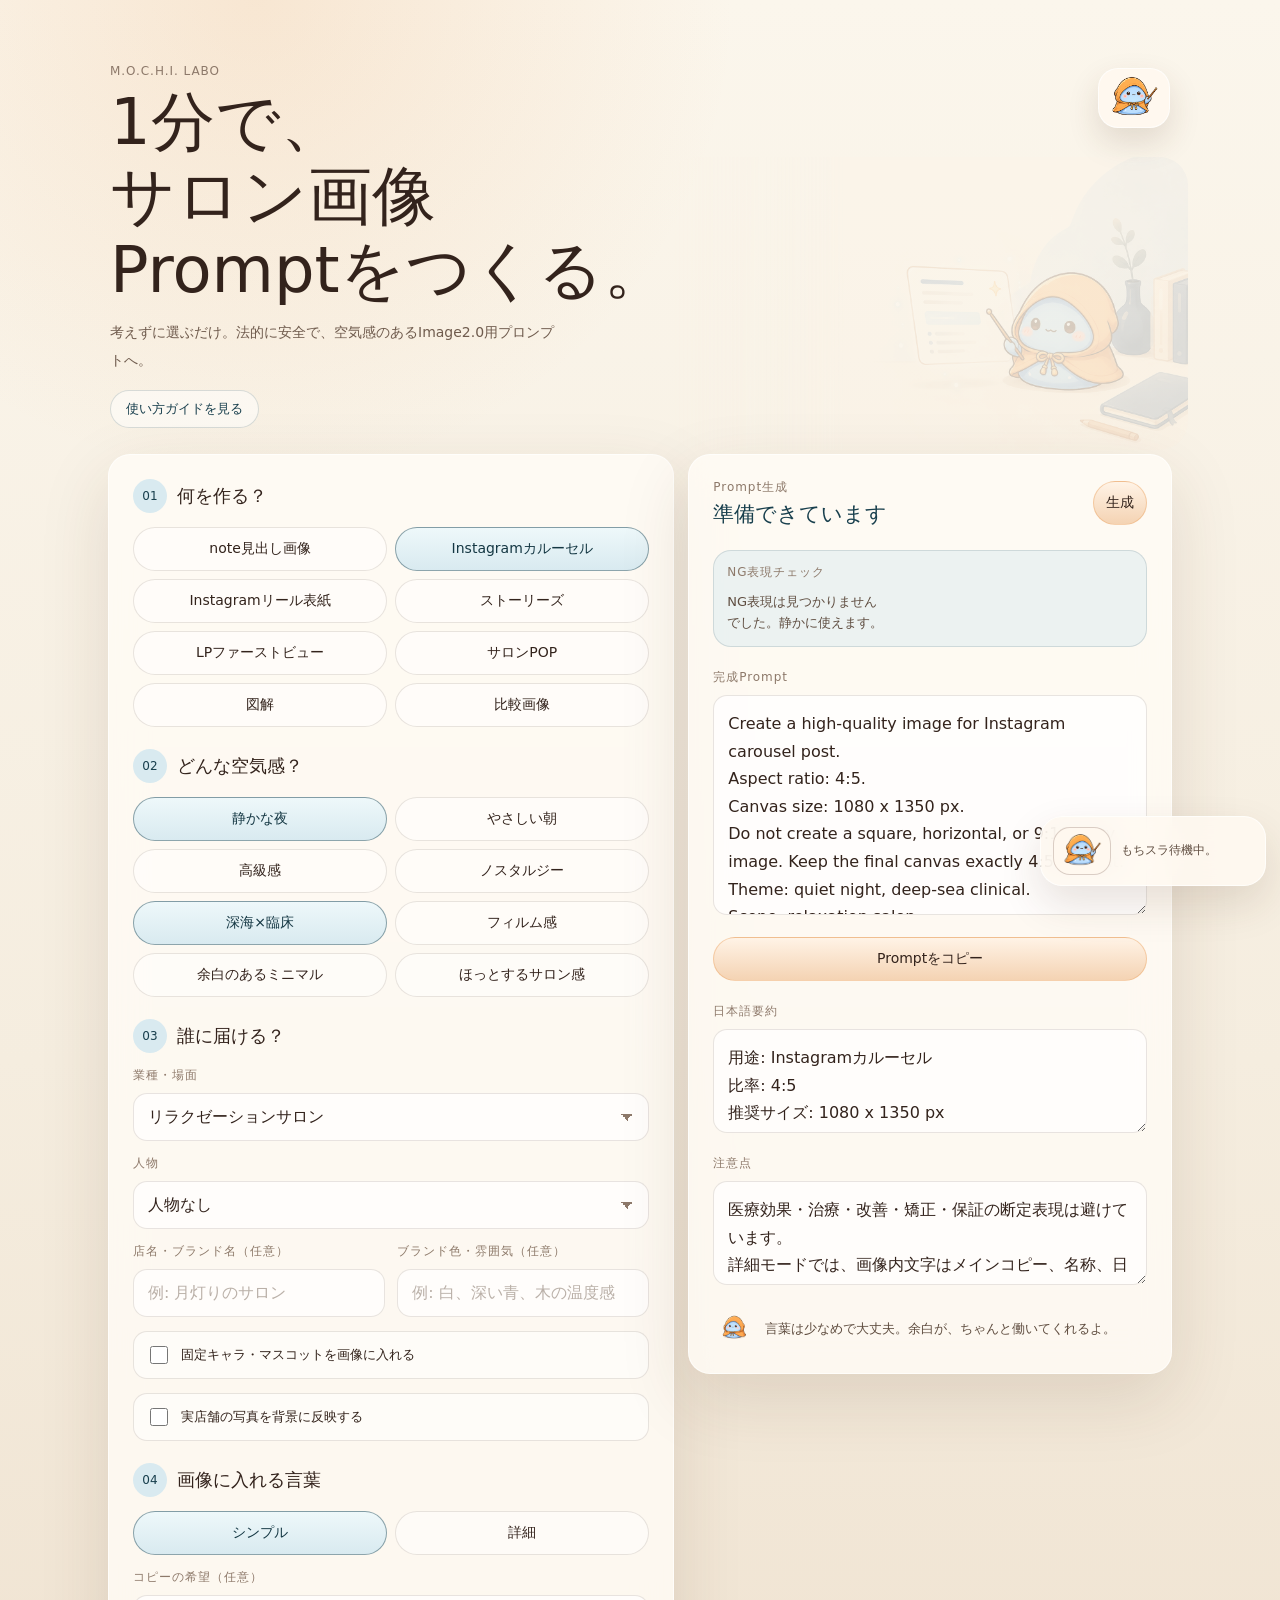
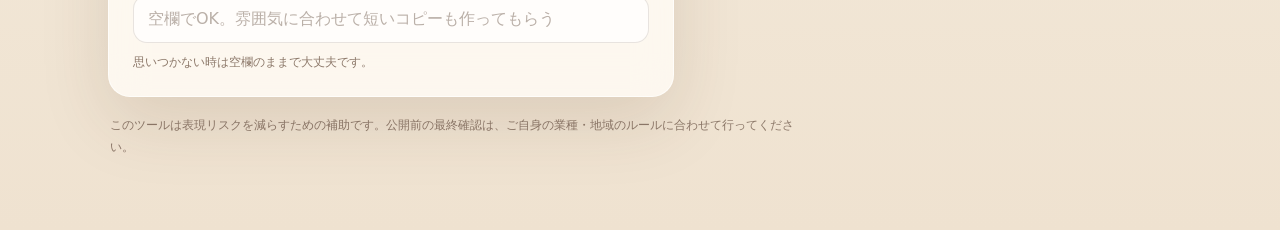
<file: index.html>
<!doctype html>
<html lang="ja">
  <head>
    <meta charset="UTF-8" />
    <meta name="viewport" content="width=device-width, initial-scale=1.0" />
    <title>M.O.C.H.I. LABO Image2.0 Prompt Maker</title>
    <link rel="stylesheet" href="./styles.css" />
  </head>
  <body>
    <main class="app-shell">
      <header class="app-header">
        <div>
          <p class="eyebrow">M.O.C.H.I. LABO</p>
          <h1 class="top-title">
            <span>1分で、</span>
            <span>サロン画像</span>
            <span>Promptをつくる。</span>
          </h1>
          <p class="lead">考えずに選ぶだけ。法的に安全で、空気感のあるImage2.0用プロンプトへ。</p>
          <a class="guide-link" href="./guide.html">使い方ガイドを見る</a>
        </div>
        <div class="mochi-mark" aria-label="もちスラアイコン" role="img">
          <img src="./assets/mochi-icon-pointer.png" alt="" />
        </div>
      </header>

      <section class="workspace" aria-label="Image2.0 Prompt maker">
        <form class="panel maker-panel" id="promptForm">
          <section class="step">
            <div class="step-heading">
              <span>01</span>
              <h2>何を作る？</h2>
            </div>
            <div class="option-grid" data-group="useCase" data-mode="single"></div>
          </section>

          <section class="step">
            <div class="step-heading">
              <span>02</span>
              <h2>どんな空気感？</h2>
            </div>
            <div class="option-grid" data-group="mood" data-mode="multi"></div>
          </section>

          <section class="step">
            <div class="step-heading">
              <span>03</span>
              <h2>誰に届ける？</h2>
            </div>
            <label>
              <span>業種・場面</span>
              <select id="scene"></select>
            </label>
            <label>
              <span>人物</span>
              <select id="subject"></select>
            </label>
            <div class="detail-grid brand-fields">
              <label>
                <span>店名・ブランド名（任意）</span>
                <input id="brandName" type="text" placeholder="例: 月灯りのサロン" autocomplete="off" />
              </label>
              <label>
                <span>ブランド色・雰囲気（任意）</span>
                <input id="brandStyle" type="text" placeholder="例: 白、深い青、木の温度感" autocomplete="off" />
              </label>
            </div>
            <label class="check-row brand-fields">
              <input id="includeCharacter" type="checkbox" />
              <span>固定キャラ・マスコットを画像に入れる</span>
            </label>
            <label class="check-row brand-fields">
              <input id="useStorePhoto" type="checkbox" />
              <span>実店舗の写真を背景に反映する</span>
            </label>
            <div class="store-photo-note" id="storePhotoNote">
              <strong>もちスラより</strong>
              <p>生成前に、店舗の写真をチャッピーに一緒に添付してね。内装・入口・施術室など、使いたい背景がわかる1枚で大丈夫。</p>
            </div>
            <label class="brand-fields character-field">
              <span>固定キャラ・マスコットの説明</span>
              <input id="characterNote" type="text" placeholder="例: 小さな白い猫のキャラクターを案内役として自然に入れる" autocomplete="off" />
              <small>チェックした時だけPromptに入ります。もちスラはこのツールの案内役としてだけ表示します。</small>
            </label>
          </section>

          <section class="step">
            <div class="step-heading">
              <span>04</span>
              <h2>画像に入れる言葉</h2>
            </div>
            <div class="mode-switch" role="tablist" aria-label="入力モード">
              <button type="button" data-detail-mode="simple">シンプル</button>
              <button type="button" data-detail-mode="detail">詳細</button>
            </div>

            <label class="simple-fields">
              <span>コピーの希望（任意）</span>
              <input id="copyText" type="text" placeholder="空欄でOK。雰囲気に合わせて短いコピーも作ってもらう" autocomplete="off" />
              <small>思いつかない時は空欄のままで大丈夫です。</small>
            </label>

            <div class="detail-fields">
              <label>
                <span>目的</span>
                <select id="detailPurpose">
                  <option value="event">イベント告知</option>
                  <option value="menu">メニュー紹介</option>
                  <option value="campaign">キャンペーン</option>
                </select>
              </label>
              <div class="detail-grid">
                <label>
                  <span>タイトル / 名称</span>
                  <input id="detailTitle" type="text" placeholder="例: 夜のリセットケア" autocomplete="off" />
                </label>
                <label>
                  <span>日時 / 期間</span>
                  <input id="detailDate" type="text" placeholder="例: 5/20 - 5/31" autocomplete="off" />
                </label>
                <label>
                  <span>場所</span>
                  <input id="detailPlace" type="text" placeholder="例: 今泉 private salon" autocomplete="off" />
                </label>
                <label>
                  <span>価格 / 参加費</span>
                  <input id="detailPrice" type="text" placeholder="例: 60min 7,700円" autocomplete="off" />
                </label>
                <label>
                  <span>CTA</span>
                  <input id="detailCta" type="text" placeholder="例: DMでご予約ください" autocomplete="off" />
                </label>
                <label>
                  <span>注意事項</span>
                  <input id="detailNote" type="text" placeholder="例: 画像内は最小限、詳細は本文へ" autocomplete="off" />
                </label>
              </div>
            </div>
          </section>
        </form>

        <aside class="panel output-panel" aria-label="Prompt生成">
          <div class="output-top">
            <div>
              <p class="meta-label">Prompt生成</p>
              <strong id="statusText">準備できています</strong>
            </div>
            <button type="button" id="generateButton">生成</button>
          </div>

          <div class="warning-card" id="warningCard">
            <p class="meta-label">NG表現チェック</p>
            <div id="warningList"></div>
          </div>

          <label class="output-block">
            <span>完成Prompt</span>
            <textarea id="promptOutput" readonly></textarea>
          </label>
          <button class="copy-button" type="button" data-copy-target="promptOutput">Promptをコピー</button>

          <label class="output-block compact">
            <span>日本語要約</span>
            <textarea id="summaryOutput" readonly></textarea>
          </label>

          <label class="output-block compact">
            <span>注意点</span>
            <textarea id="noteOutput" readonly></textarea>
          </label>

          <div class="mochi-advice" id="mochiAdvice">
            <img class="mini-mochi" src="./assets/mochi-icon-smile.png" alt="" aria-hidden="true" />
            <p>言葉は少なめで大丈夫。余白が、ちゃんと働いてくれるよ。</p>
          </div>
        </aside>
      </section>
      <p class="legal-note">
        このツールは表現リスクを減らすための補助です。公開前の最終確認は、ご自身の業種・地域のルールに合わせて行ってください。
      </p>
    </main>

    <div class="floating-mochi" id="floatingMochi" aria-hidden="true">
      <div class="mochi-face">
        <img src="./assets/mochi-icon-pointer.png" alt="" />
      </div>
      <p id="floatingAdvice">もちスラ待機中。</p>
    </div>

    <script src="./app.js"></script>
  </body>
</html>
</file>
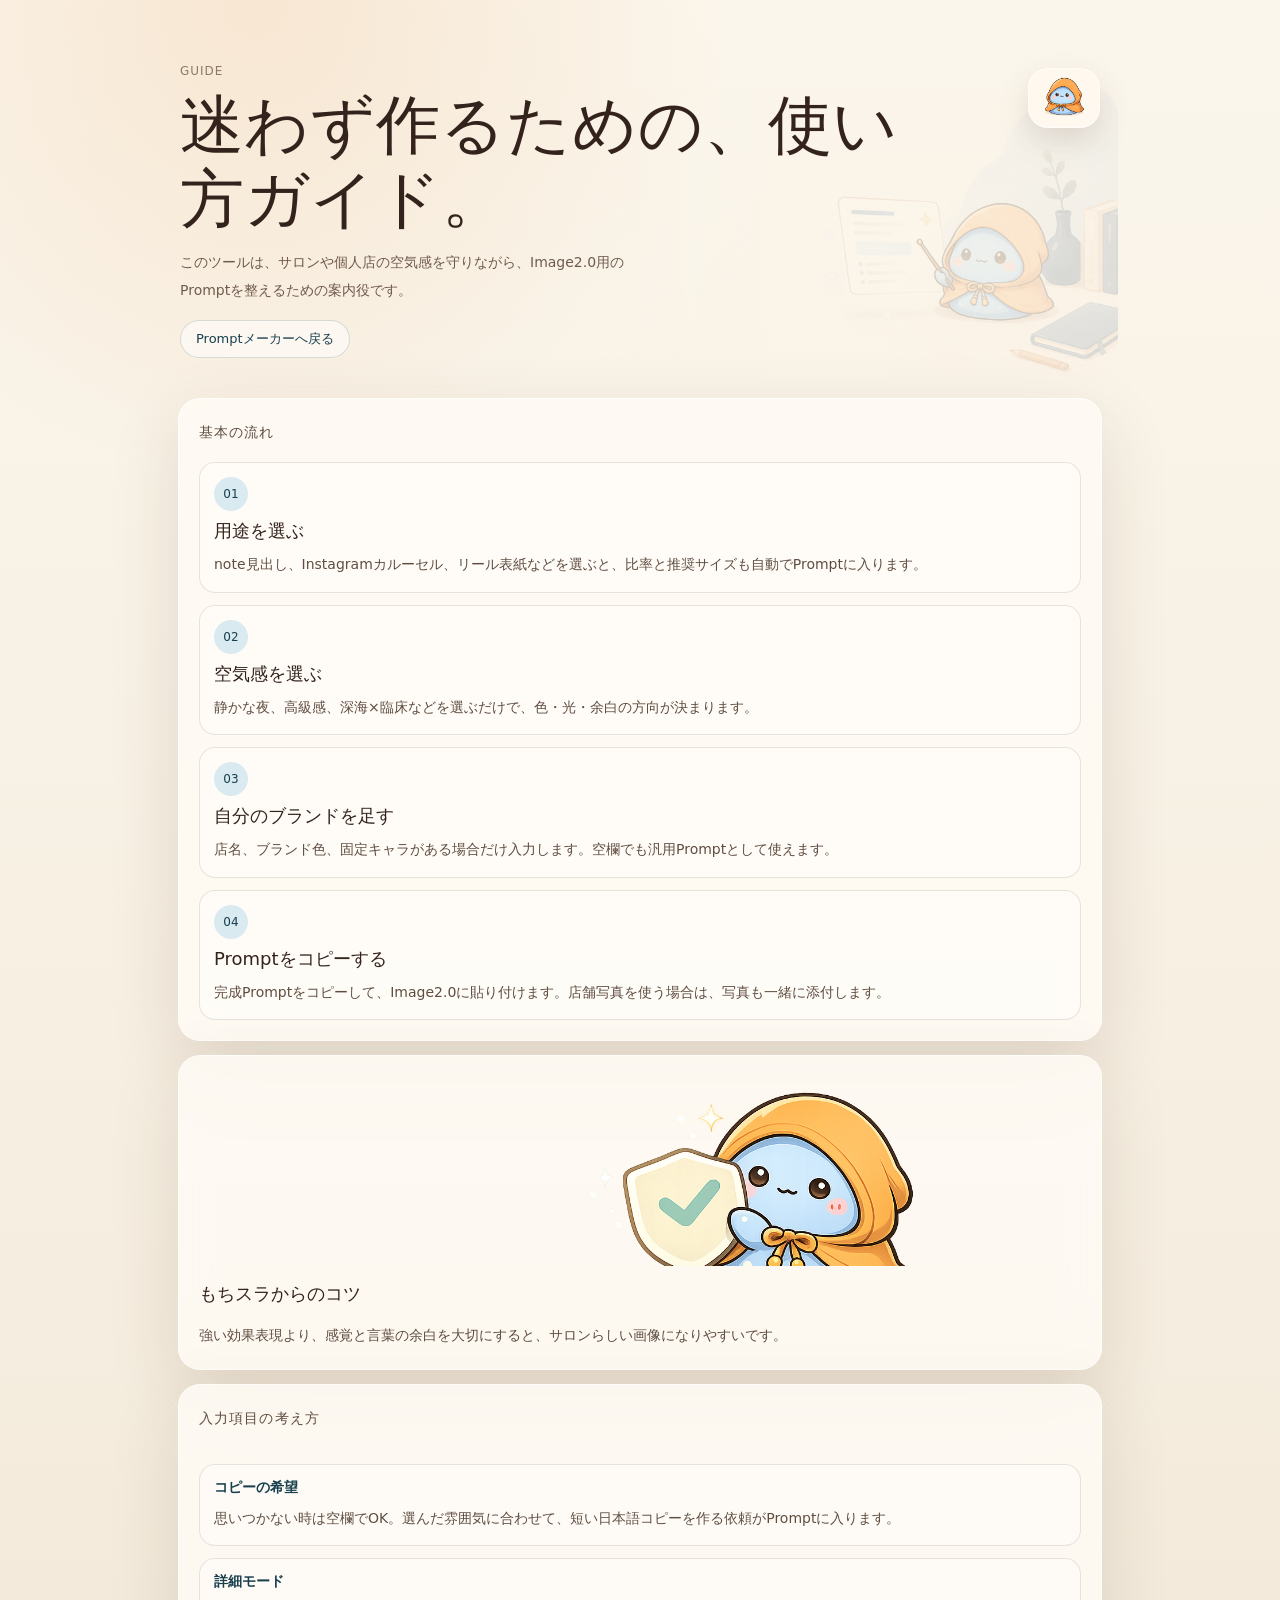
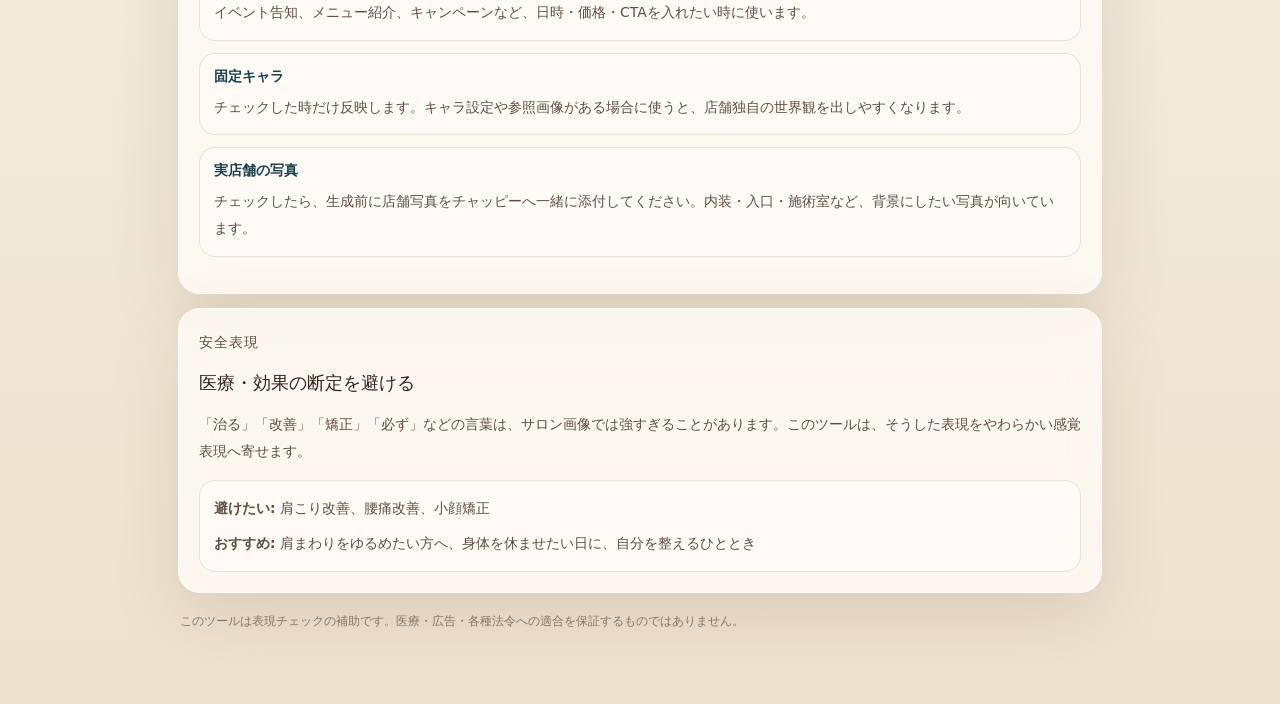
<file: guide.html>
<!doctype html>
<html lang="ja">
  <head>
    <meta charset="UTF-8" />
    <meta name="viewport" content="width=device-width, initial-scale=1.0" />
    <title>使い方ガイド | Image2.0 Prompt Maker</title>
    <link rel="stylesheet" href="./styles.css" />
  </head>
  <body>
    <main class="app-shell guide-shell">
      <header class="app-header guide-hero">
        <div>
          <p class="eyebrow">GUIDE</p>
          <h1>迷わず作るための、使い方ガイド。</h1>
          <p class="lead">このツールは、サロンや個人店の空気感を守りながら、Image2.0用のPromptを整えるための案内役です。</p>
          <a class="guide-link" href="./index.html">Promptメーカーへ戻る</a>
        </div>
        <div class="mochi-mark" aria-label="もちスラアイコン" role="img">
          <img src="./assets/mochi-icon-smile.png" alt="" />
        </div>
      </header>

      <section class="guide-layout">
        <article class="panel guide-panel">
          <p class="meta-label">基本の流れ</p>
          <div class="guide-steps">
            <section>
              <span>01</span>
              <h2>用途を選ぶ</h2>
              <p>note見出し、Instagramカルーセル、リール表紙などを選ぶと、比率と推奨サイズも自動でPromptに入ります。</p>
            </section>
            <section>
              <span>02</span>
              <h2>空気感を選ぶ</h2>
              <p>静かな夜、高級感、深海×臨床などを選ぶだけで、色・光・余白の方向が決まります。</p>
            </section>
            <section>
              <span>03</span>
              <h2>自分のブランドを足す</h2>
              <p>店名、ブランド色、固定キャラがある場合だけ入力します。空欄でも汎用Promptとして使えます。</p>
            </section>
            <section>
              <span>04</span>
              <h2>Promptをコピーする</h2>
              <p>完成Promptをコピーして、Image2.0に貼り付けます。店舗写真を使う場合は、写真も一緒に添付します。</p>
            </section>
          </div>
        </article>

        <aside class="panel guide-panel guide-side">
          <img src="./assets/mochi-shield-ok.png" alt="" />
          <h2>もちスラからのコツ</h2>
          <p>強い効果表現より、感覚と言葉の余白を大切にすると、サロンらしい画像になりやすいです。</p>
        </aside>
      </section>

      <section class="guide-layout">
        <article class="panel guide-panel">
          <p class="meta-label">入力項目の考え方</p>
          <dl class="guide-list">
            <div>
              <dt>コピーの希望</dt>
              <dd>思いつかない時は空欄でOK。選んだ雰囲気に合わせて、短い日本語コピーを作る依頼がPromptに入ります。</dd>
            </div>
            <div>
              <dt>詳細モード</dt>
              <dd>イベント告知、メニュー紹介、キャンペーンなど、日時・価格・CTAを入れたい時に使います。</dd>
            </div>
            <div>
              <dt>固定キャラ</dt>
              <dd>チェックした時だけ反映します。キャラ設定や参照画像がある場合に使うと、店舗独自の世界観を出しやすくなります。</dd>
            </div>
            <div>
              <dt>実店舗の写真</dt>
              <dd>チェックしたら、生成前に店舗写真をチャッピーへ一緒に添付してください。内装・入口・施術室など、背景にしたい写真が向いています。</dd>
            </div>
          </dl>
        </article>

        <article class="panel guide-panel">
          <p class="meta-label">安全表現</p>
          <h2>医療・効果の断定を避ける</h2>
          <p>「治る」「改善」「矯正」「必ず」などの言葉は、サロン画像では強すぎることがあります。このツールは、そうした表現をやわらかい感覚表現へ寄せます。</p>
          <div class="guide-example">
            <p><strong>避けたい:</strong> 肩こり改善、腰痛改善、小顔矯正</p>
            <p><strong>おすすめ:</strong> 肩まわりをゆるめたい方へ、身体を休ませたい日に、自分を整えるひととき</p>
          </div>
        </article>
      </section>
      <p class="legal-note">
        このツールは表現チェックの補助です。医療・広告・各種法令への適合を保証するものではありません。
      </p>
    </main>
  </body>
</html>
</file>
<file: styles.css>
:root {
  color-scheme: light;
  --bg: #f5eddf;
  --paper: rgba(255, 252, 246, 0.82);
  --paper-strong: #fffaf1;
  --ink: #33231c;
  --muted: #8d796a;
  --line: rgba(77, 55, 42, 0.13);
  --sea: #183f4d;
  --sea-soft: #d9eaf0;
  --orange: #e9a05d;
  --orange-soft: #f6d7bb;
  --blue: #9ed7ef;
  --shadow: rgba(76, 49, 27, 0.13);
  font-family:
    "Yu Gothic", "YuGothic", "Hiragino Kaku Gothic ProN", "Noto Sans JP",
    system-ui, sans-serif;
}

* {
  box-sizing: border-box;
}

body {
  min-height: 100vh;
  margin: 0;
  overflow-x: hidden;
  color: var(--ink);
  background:
    radial-gradient(circle at 20% 0%, rgba(233, 160, 93, 0.18), transparent 30rem),
    linear-gradient(180deg, #fbf6ec 0%, var(--bg) 58%, #efe2d0 100%);
}

body::before {
  position: fixed;
  inset: 0;
  pointer-events: none;
  content: "";
  opacity: 0.18;
  background-image: radial-gradient(rgba(51, 35, 28, 0.18) 0.6px, transparent 0.6px);
  background-size: 4px 4px;
  mix-blend-mode: multiply;
}

button,
input,
select,
textarea {
  font: inherit;
}

button {
  cursor: pointer;
}

.app-shell {
  width: 100%;
  max-width: 1120px;
  min-height: 100vh;
  margin: 0 auto;
  padding: 28px 16px 132px;
}

.app-header {
  position: relative;
  z-index: 0;
  display: block;
  padding: 14px 2px 26px;
}

.app-header::after {
  position: absolute;
  right: -16px;
  bottom: 4px;
  z-index: -1;
  width: min(76vw, 520px);
  aspect-ratio: 16 / 9;
  border-radius: 28px;
  background: url("./assets/mochi-hero-lab.png") right center / cover no-repeat;
  content: "";
  opacity: 0.18;
  mask-image: linear-gradient(90deg, transparent 0%, black 34%, black 100%);
}

.app-header > div:first-child,
.panel,
.option-grid button {
  min-width: 0;
}

.eyebrow,
.meta-label,
label span {
  margin: 0;
  color: var(--muted);
  font-size: 12px;
  letter-spacing: 0.08em;
}

h1 {
  max-width: calc(100% - 84px);
  margin: 10px 0 12px;
  font-size: clamp(32px, 8.6vw, 64px);
  font-weight: 500;
  line-height: 1.16;
  letter-spacing: 0;
  overflow-wrap: anywhere;
}

.top-title {
  display: grid;
  gap: 0.08em;
  max-width: 8.8em;
  font-size: clamp(34px, 9vw, 64px);
  line-height: 1.08;
}

.top-title span {
  display: block;
}

.lead {
  max-width: calc(100% - 84px);
  margin: 0;
  color: #6f5b4d;
  font-size: 14px;
  line-height: 2;
}

.guide-link {
  display: inline-flex;
  align-items: center;
  min-height: 38px;
  margin-top: 16px;
  padding: 0 15px;
  border: 1px solid rgba(24, 63, 77, 0.16);
  border-radius: 999px;
  color: var(--sea);
  background: rgba(255, 255, 255, 0.5);
  font-size: 13px;
  text-decoration: none;
}

.workspace {
  display: grid;
  gap: 14px;
}

.panel {
  border: 1px solid rgba(255, 255, 255, 0.65);
  border-radius: 22px;
  background: var(--paper);
  box-shadow: 0 24px 70px var(--shadow);
  backdrop-filter: blur(18px);
}

.maker-panel,
.output-panel {
  display: grid;
  gap: 22px;
  padding: 18px;
}

.step {
  display: grid;
  gap: 14px;
}

.step-heading {
  display: flex;
  align-items: center;
  gap: 10px;
}

.step-heading span {
  display: grid;
  width: 34px;
  height: 34px;
  place-items: center;
  border-radius: 50%;
  color: var(--sea);
  background: var(--sea-soft);
  font-size: 12px;
}

h2 {
  margin: 0;
  font-size: 18px;
  font-weight: 500;
}

label {
  display: grid;
  gap: 9px;
}

label small {
  color: var(--muted);
  font-size: 12px;
  line-height: 1.7;
}

.check-row {
  display: flex;
  align-items: center;
  gap: 10px;
  min-height: 48px;
  padding: 10px 12px;
  border: 1px solid var(--line);
  border-radius: 14px;
  background: rgba(255, 255, 255, 0.5);
}

.check-row input {
  width: 18px;
  min-height: 18px;
  accent-color: var(--sea);
}

.check-row span {
  color: var(--ink);
  font-size: 13px;
  letter-spacing: 0;
}

.character-field.is-hidden {
  display: none;
}

.store-photo-note {
  display: none;
  gap: 4px;
  padding: 12px 14px;
  border: 1px solid rgba(24, 63, 77, 0.16);
  border-radius: 16px;
  background: rgba(217, 234, 240, 0.46);
}

.store-photo-note.is-visible {
  display: grid;
}

.store-photo-note strong {
  color: var(--sea);
  font-size: 12px;
  font-weight: 600;
}

.store-photo-note p {
  margin: 0;
  color: #5f4d40;
  font-size: 13px;
  line-height: 1.75;
}

.guide-shell {
  max-width: 980px;
}

.guide-layout {
  display: grid;
  gap: 14px;
  margin-top: 14px;
}

.guide-panel {
  display: grid;
  gap: 16px;
  padding: 20px;
}

.guide-steps,
.guide-list {
  display: grid;
  gap: 12px;
}

.guide-steps section,
.guide-list div,
.guide-example {
  display: grid;
  gap: 8px;
  padding: 14px;
  border: 1px solid var(--line);
  border-radius: 16px;
  background: rgba(255, 255, 255, 0.42);
}

.guide-steps span {
  display: grid;
  width: 34px;
  height: 34px;
  place-items: center;
  border-radius: 50%;
  color: var(--sea);
  background: var(--sea-soft);
  font-size: 12px;
}

.guide-panel h2,
.guide-panel p,
.guide-list dt,
.guide-list dd,
.guide-example p {
  margin: 0;
}

.guide-panel h2 {
  font-size: 18px;
  font-weight: 500;
}

.guide-panel p,
.guide-list dd,
.guide-example p {
  color: #5f4d40;
  font-size: 14px;
  line-height: 1.9;
}

.guide-list dt {
  color: var(--sea);
  font-size: 14px;
  font-weight: 600;
}

.guide-side {
  align-content: start;
}

.guide-side img {
  width: 100%;
  max-height: 190px;
  border-radius: 18px;
  object-fit: cover;
  object-position: center;
}

.legal-note {
  max-width: 58em;
  margin: 18px 2px 0;
  color: var(--muted);
  font-size: 12px;
  line-height: 1.8;
}

input,
select,
textarea {
  width: 100%;
  border: 1px solid var(--line);
  border-radius: 14px;
  color: var(--ink);
  background: rgba(255, 255, 255, 0.68);
  outline: none;
}

input,
select {
  min-height: 48px;
  padding: 0 14px;
}

select {
  appearance: none;
  background:
    linear-gradient(45deg, transparent 50%, var(--muted) 50%) calc(100% - 20px) 52% / 7px 7px no-repeat,
    linear-gradient(135deg, var(--muted) 50%, transparent 50%) calc(100% - 15px) 52% / 7px 7px no-repeat,
    rgba(255, 255, 255, 0.68);
}

textarea {
  min-height: 220px;
  resize: vertical;
  padding: 14px;
  line-height: 1.72;
}

input:focus,
select:focus,
textarea:focus {
  border-color: rgba(24, 63, 77, 0.45);
}

.option-grid {
  display: grid;
  grid-template-columns: 1fr;
  gap: 8px;
}

.option-grid button,
.mode-switch button,
.copy-button,
#generateButton {
  min-height: 44px;
  padding: 0 12px;
  border: 1px solid var(--line);
  border-radius: 999px;
  color: var(--ink);
  background: rgba(255, 255, 255, 0.48);
  font-size: 14px;
}

.option-grid button.is-active,
.mode-switch button.is-active {
  border-color: rgba(24, 63, 77, 0.45);
  color: #143743;
  background: linear-gradient(180deg, #eef8fa, #d9eaf0);
}

.mode-switch {
  display: grid;
  grid-template-columns: 1fr 1fr;
  gap: 8px;
}

.detail-fields {
  display: none;
  gap: 14px;
}

body[data-mode="detail"] .detail-fields {
  display: grid;
}

body[data-mode="detail"] .simple-fields {
  display: none;
}

.detail-grid {
  display: grid;
  gap: 12px;
}

.output-top {
  display: grid;
  grid-template-columns: minmax(0, 1fr) auto;
  align-items: center;
  gap: 12px;
}

#statusText {
  display: block;
  margin-top: 4px;
  color: var(--sea);
  font-size: 21px;
  font-weight: 500;
}

#generateButton,
.copy-button {
  border-color: rgba(233, 160, 93, 0.42);
  background: linear-gradient(180deg, #fff3e6, #f4d3b3);
}

.warning-card {
  display: grid;
  gap: 10px;
  border: 1px solid rgba(24, 63, 77, 0.14);
  border-radius: 18px;
  padding: 13px;
  background: rgba(217, 234, 240, 0.5);
}

.warning-card.has-warning {
  border-color: rgba(194, 99, 67, 0.3);
  background: rgba(246, 215, 187, 0.48);
}

#warningList {
  display: grid;
  gap: 8px;
}

#warningList p {
  display: grid;
  grid-template-columns: minmax(0, 0.8fr) minmax(0, 1.2fr);
  gap: 8px;
  margin: 0;
  color: #5f4d40;
  font-size: 13px;
  line-height: 1.65;
}

#warningList strong {
  color: #8f3f2f;
  font-weight: 600;
}

.output-block {
  display: grid;
  gap: 9px;
}

.output-block.compact textarea {
  min-height: 104px;
}

.mochi-advice {
  display: grid;
  grid-template-columns: auto minmax(0, 1fr);
  gap: 10px;
  align-items: center;
  color: #5f4d40;
  font-size: 13px;
  line-height: 1.8;
}

.mochi-advice p {
  margin: 0;
}

.mochi-mark {
  position: absolute;
  top: 10px;
  left: min(calc(100% - 72px), 300px);
  display: none;
  width: 72px;
  height: 60px;
  overflow: hidden;
  border: 1px solid rgba(255, 255, 255, 0.72);
  border-radius: 20px;
  background: #fff8ef;
  box-shadow: 0 14px 32px rgba(76, 49, 27, 0.14);
}

.mochi-mark img,
.floating-mochi .mochi-face img {
  width: 100%;
  height: 100%;
  object-fit: cover;
  object-position: center;
}

.mini-mochi {
  width: 42px;
  height: 42px;
  border-radius: 15px;
  object-fit: cover;
}

.floating-mochi {
  position: fixed;
  right: 14px;
  bottom: 14px;
  z-index: 10;
  display: grid;
  grid-template-columns: auto minmax(0, 132px);
  gap: 10px;
  align-items: center;
  padding: 10px 12px;
  border: 1px solid rgba(255, 255, 255, 0.7);
  border-radius: 22px;
  background: rgba(255, 250, 241, 0.86);
  box-shadow: 0 18px 42px var(--shadow);
  backdrop-filter: blur(14px);
  pointer-events: none;
}

.floating-mochi .mochi-face {
  width: 58px;
  height: 48px;
  overflow: hidden;
  border: 1px solid rgba(86, 53, 42, 0.22);
  border-radius: 17px;
  background: #fff8ef;
}

.floating-mochi p {
  margin: 0;
  color: #5f4d40;
  font-size: 12px;
  line-height: 1.6;
}

.floating-mochi.is-worried .mochi-face {
  transform: rotate(-3deg);
}

::placeholder {
  color: rgba(102, 82, 67, 0.45);
}

@media (min-width: 760px) {
  .app-shell {
    padding: 50px 28px 72px;
  }

  .workspace {
    grid-template-columns: minmax(0, 0.96fr) minmax(360px, 0.82fr);
    align-items: start;
  }

  .option-grid {
    grid-template-columns: repeat(2, minmax(0, 1fr));
  }

  .app-header {
    display: grid;
    grid-template-columns: minmax(0, 1fr) auto;
    gap: 18px;
    align-items: start;
  }

  h1 {
    max-width: 12em;
  }

  .lead {
    max-width: 32em;
  }

  .mochi-mark {
    position: static;
    display: block;
    margin-top: 4px;
  }

  .output-panel {
    position: sticky;
    top: 24px;
  }

  .maker-panel,
  .output-panel {
    padding: 24px;
  }

  .detail-grid {
    grid-template-columns: repeat(2, minmax(0, 1fr));
  }
}

@media (max-width: 760px) {
  .floating-mochi {
    grid-template-columns: auto;
    padding: 8px;
    border-radius: 18px;
  }

  .floating-mochi p {
    display: none;
  }
}
</file>
